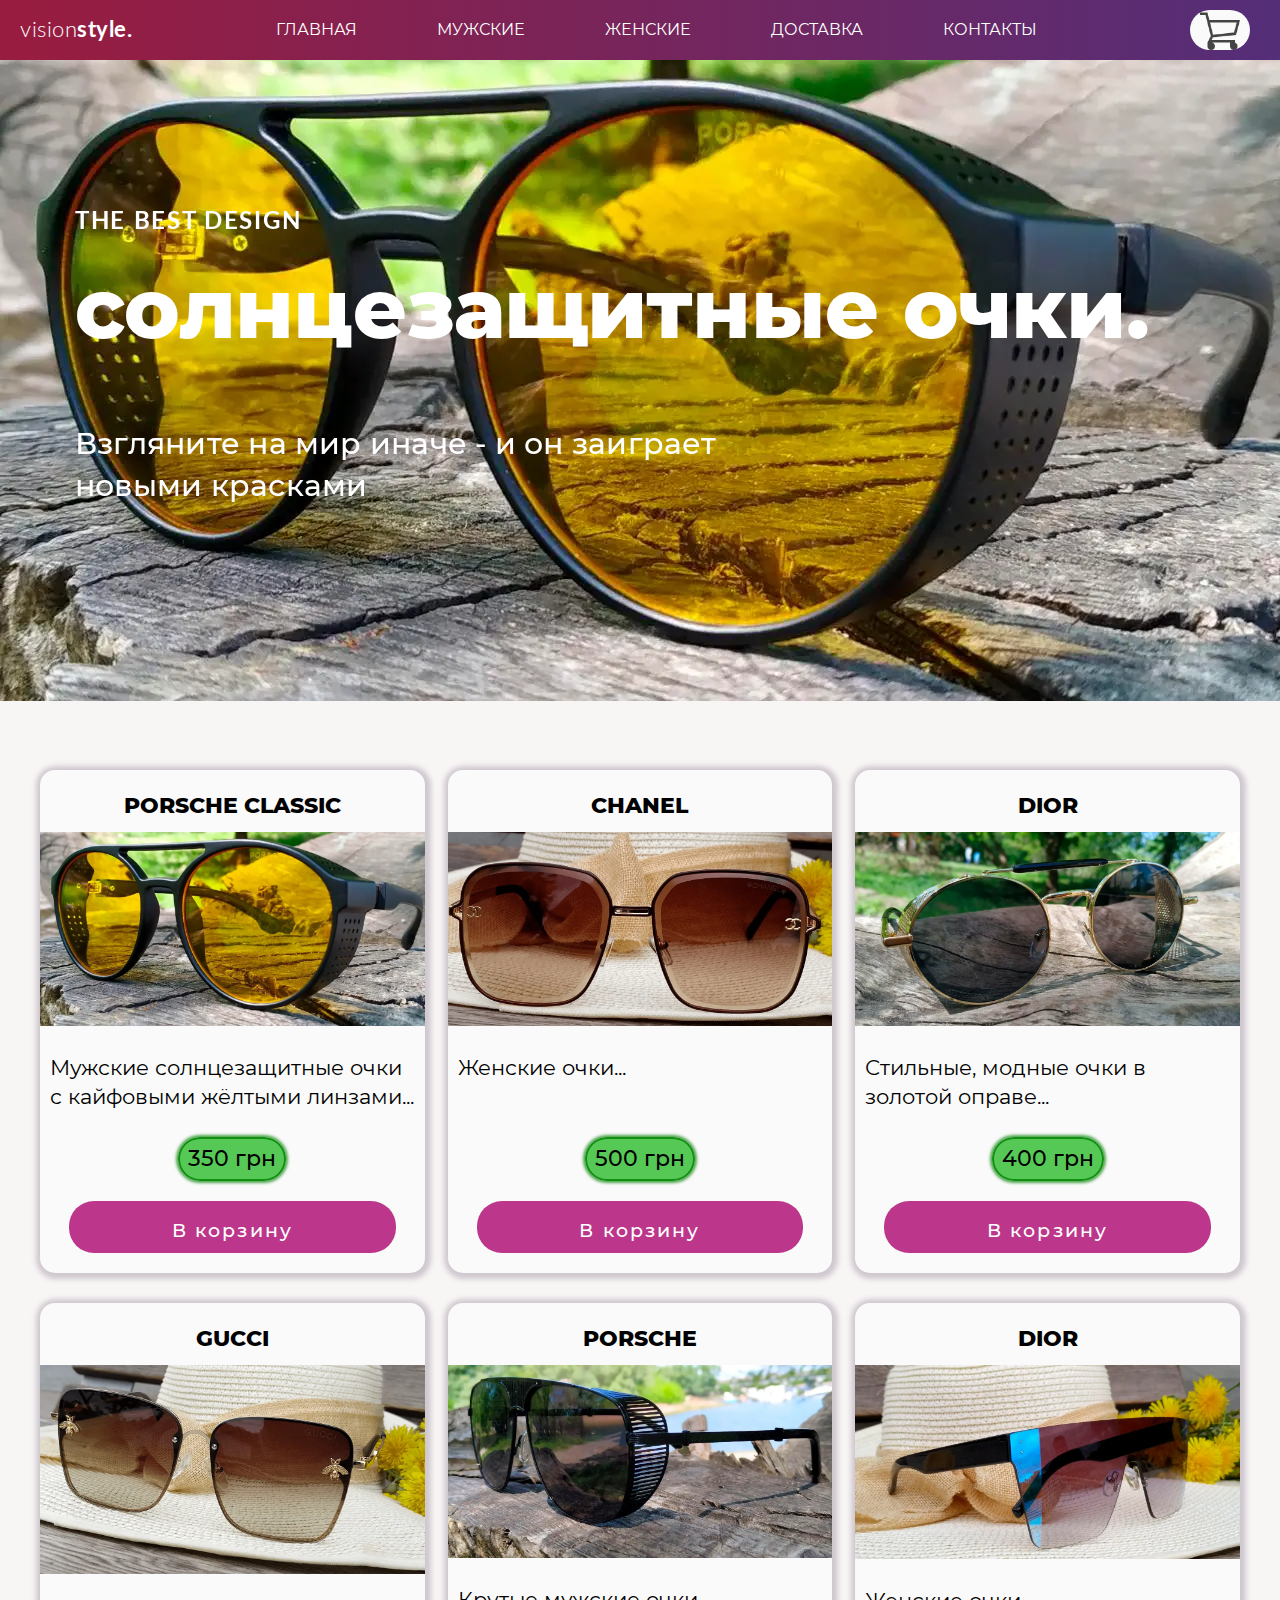
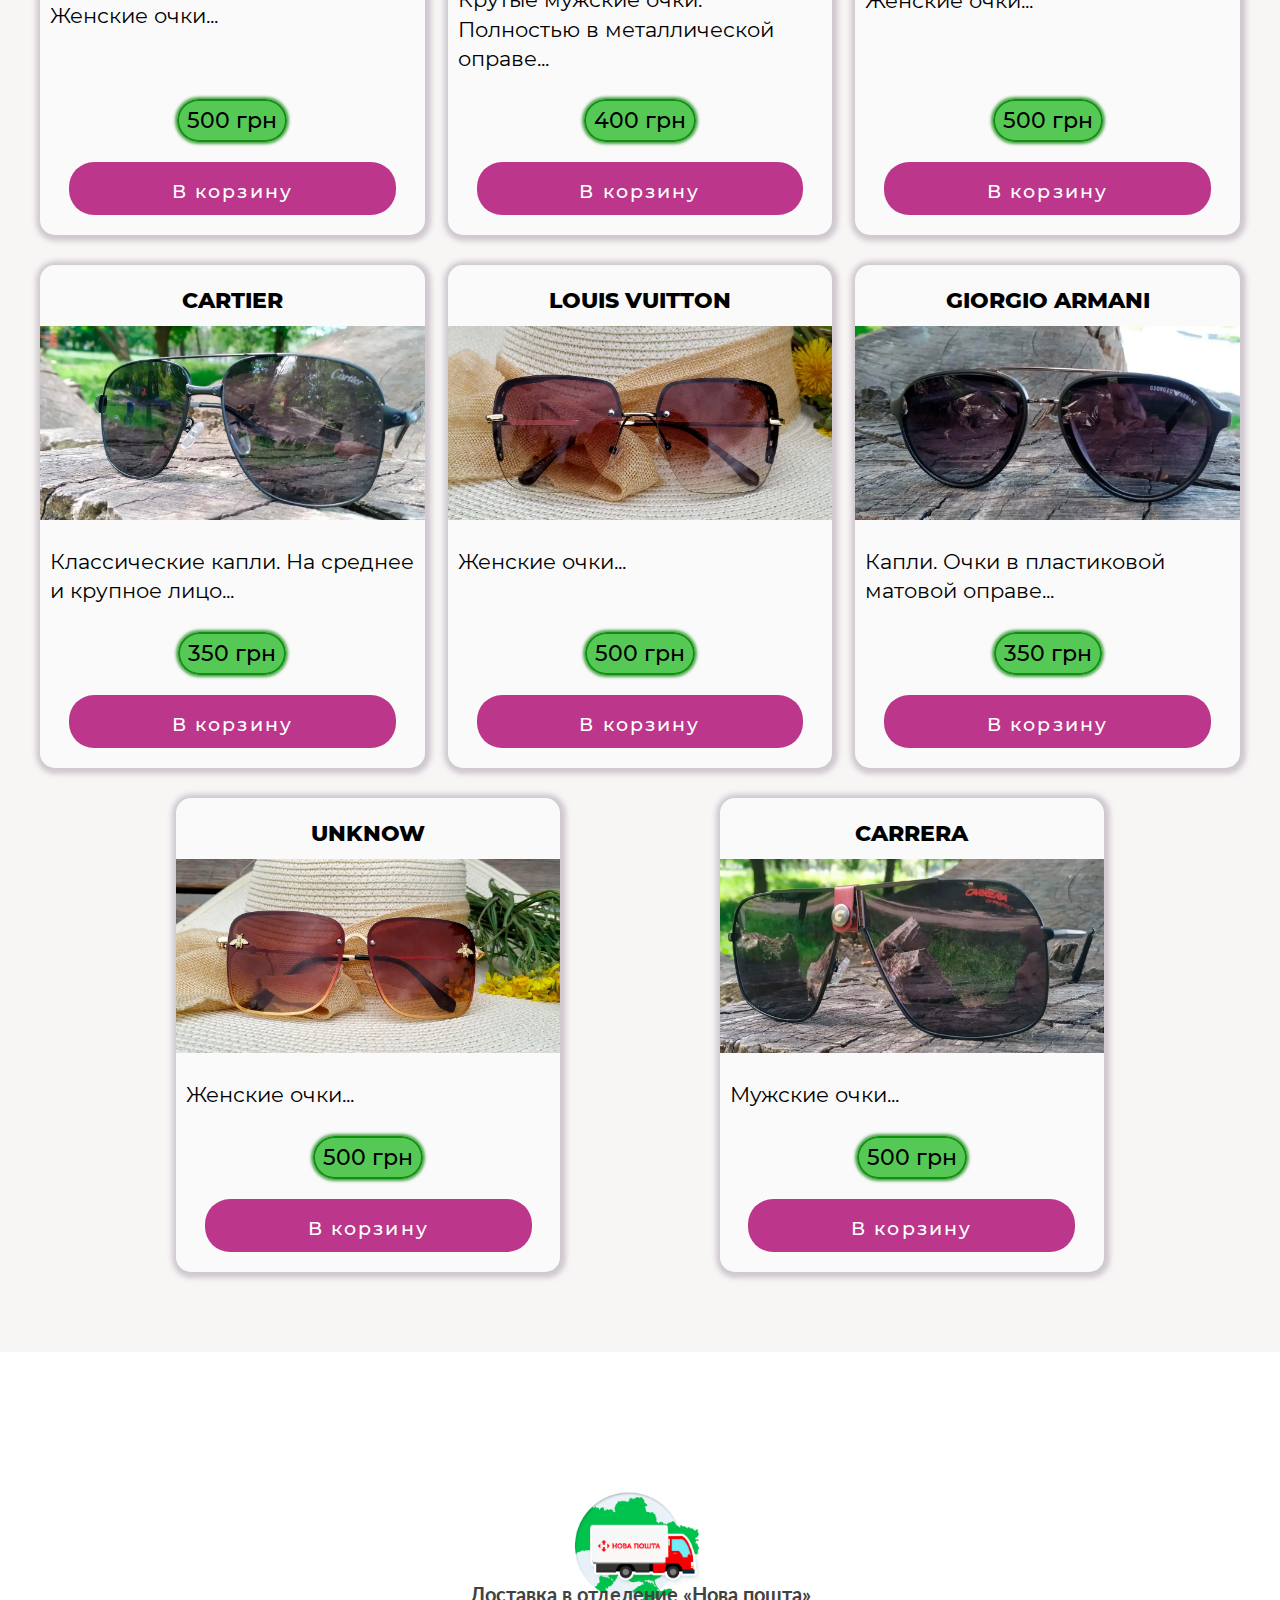
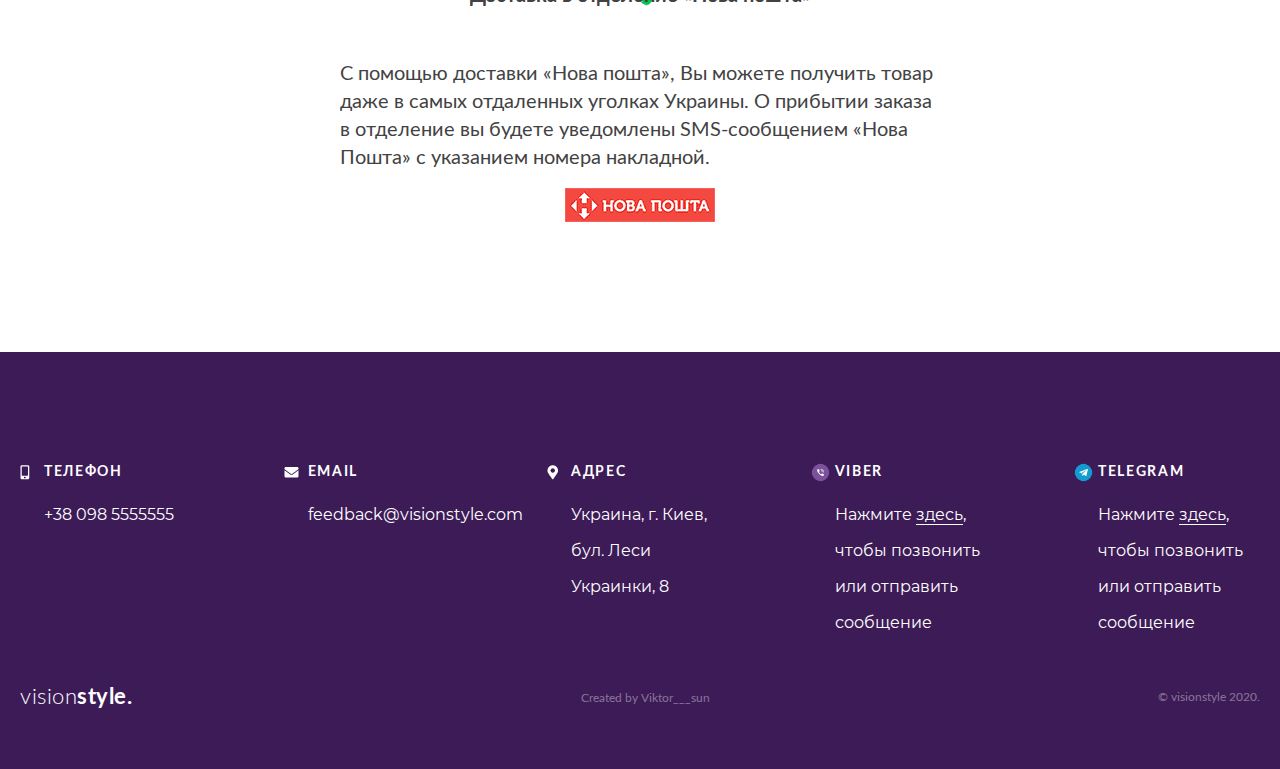
<file: index.html>
<!DOCTYPE html><html lang="ru"><head><meta charset="UTF-8"><meta name="viewport" content="width=device-width,initial-scale=1"><link rel="apple-touch-icon" sizes="57x57" href="favicon/apple-icon-57x57.png"><link rel="apple-touch-icon" sizes="60x60" href="favicon/apple-icon-60x60.png"><link rel="apple-touch-icon" sizes="72x72" href="favicon/apple-icon-72x72.png"><link rel="apple-touch-icon" sizes="76x76" href="favicon/apple-icon-76x76.png"><link rel="apple-touch-icon" sizes="114x114" href="favicon/apple-icon-114x114.png"><link rel="apple-touch-icon" sizes="120x120" href="favicon/apple-icon-120x120.png"><link rel="apple-touch-icon" sizes="144x144" href="favicon/apple-icon-144x144.png"><link rel="apple-touch-icon" sizes="152x152" href="favicon/apple-icon-152x152.png"><link rel="apple-touch-icon" sizes="180x180" href="favicon/apple-icon-180x180.png"><link rel="icon" type="image/png" sizes="192x192" href="favicon/android-icon-192x192.png"><link rel="icon" type="image/png" sizes="32x32" href="favicon/favicon-32x32.png"><link rel="icon" type="image/png" sizes="96x96" href="favicon/favicon-96x96.png"><link rel="icon" type="image/png" sizes="16x16" href="favicon/favicon-16x16.png"><link rel="manifest" href="favicon/manifest.json"><meta name="msapplication-TileColor" content="#ffffff"><meta name="msapplication-TileImage" content="favicon/ms-icon-144x144.png"><meta name="theme-color" content="#ffffff"><title>Vision Style</title><link rel="preload" href="fonts/Montserrat-ExtraBold.woff" as="font" crossorigin><link rel="preload" href="fonts/Montserrat-Medium.woff" as="font" crossorigin><link rel="preload" href="fonts/Montserrat-Regular.woff" as="font" crossorigin><link rel="preload" href="fonts/Lato-Bold.woff" as="font" crossorigin><link rel="preload" href="fonts/Lato-Light.woff" as="font" crossorigin><link rel="preload" href="fonts/Lato-Regular.woff" as="font" crossorigin><link rel="stylesheet" href="libs/owlcarusel2/assets/owl.carousel.min.css"><link rel="stylesheet" href="libs/owlcarusel2/assets/owl.theme.default.min.css"><link rel="stylesheet" href="css/style.min.css"><link rel="stylesheet" href="libs/animate.min.css"><script src="js/jquery-3.5.1.min.js" defer="defer"></script><script src="libs/owlcarusel2/owl.carousel.min.js" defer="defer"></script><script src="js/main.min.js" defer="defer"></script></head><body><header class="header" id="index.html#"><div class="container header__container"><div class="header__left"><a href="index.html" class="header__logo logo js-logo"><span class="logo__stylish">vision</span>style.</a></div><nav class="menu-nav js-menu-nav"><button class="menu-nav__burger burger js-burger" type="button"><span class="burger__line"></span></button><ul class="menu-nav__list"><li class="menu-nav__item"><a href="index.html" class="menu-nav__link">Главная</a></li><li class="menu-nav__item"><a href="men.html#catalog" class="menu-nav__link">Мужские</a></li><li class="menu-nav__item"><a href="women.html#catalog" class="menu-nav__link">Женские</a></li><li class="menu-nav__item"><a href="#delivery" class="menu-nav__link">Доставка</a></li><li class="menu-nav__item"><a href="#contacts" class="menu-nav__link">Контакты</a></li></ul><div class="modal"></div></nav><a href="cart.html" class="basket"><div class="mini-cart"></div></a></div></header><main class="main"><section class="first"><ul class="owl-carousel owl-theme first"><li class="first__item"><picture><source srcset="img/porshe-yellow.webp" type="image/webp"><img class="first__image" src="img/porshe-yellow.png" alt="Очки жёлтые"></picture></li><li class="first__item"><picture><source srcset="img/gucci.webp" type="image/webp"><img class="first__image" src="img/gucci.png" alt="black-reshotka"></picture></li><li class="first__item"><picture><source srcset="img/black-reshotka.webp" type="image/webp"><img class="first__image" src="img/black-reshotka.png" alt="black-reshotka"></picture></li><li class="first__item"><picture><source srcset="img/chanel.webp" type="image/webp"><img class="first__image" src="img/chanel.png" alt="black-reshotka"></picture></li><li class="first__item"><picture><source srcset="img/dior.webp" type="image/webp"><img class="first__image" src="img/dior.png" alt="black-reshotka"></picture></li><li class="first__item"><picture><source srcset="img/louis-vuitton.webp" type="image/webp"><img class="first__image" src="img/louis-vuitton.png" alt="black-reshotka"></picture></li><li class="first__item"><picture><source srcset="img/armani2.webp" type="image/webp"><img class="first__image" src="img/armani2.png" alt="black-reshotka"></picture></li><li class="first__item"><picture><source srcset="img/diorwoman.webp" type="image/webp"><img class="first__image" src="img/diorwoman.png" alt="black-reshotka"></picture></li><li class="first__item"><picture><source srcset="img/carter.webp" type="image/webp"><img class="first__image" src="img/carter.png" alt="black-reshotka"></picture></li><li class="first__item"><picture><source srcset="img/unknow.webp" type="image/webp"><img class="first__image" src="img/unknow.png" alt="black-reshotka"></picture></li></ul><div class="first__container"><span class="first__subtitle animate__animated animate__fadeInUp">the best design</span><h1 class="first__heading animate__animated animate__fadeInUp">Солнцезащитные очки.</h1><p class="first__descr animate__animated animate__fadeInUp">Взгляните на мир иначе - и он заиграет новыми красками</p></div></section><section class="catalog" id="catalog"><h2 class="visually-hidden">Каталог</h2><ul class="goods-out catalog__container container animate__animated animate__slideInLeft"></ul></section><section class="delivery" id="delivery"><div class="container delivery__container"><h2 class="visually-hidden">Доставка</h2><p class="delivery__descr">Доставка в отделение «Нова пошта»</p><p class="delivery__descr">С помощью доставки «Нова пошта», Вы можете получить товар даже в самых отдаленных уголках Украины. О прибытии заказа в отделение вы будете уведомлены SMS-сообщением «Нова Пошта» с указанием номера накладной.</p></div></section></main><footer class="footer"><section class="contacts" id="contacts"><h2 class="visually-hidden">Контакты</h2><address class="container contacts__container"><ul class="contacts__list"><li class="contacts__item"><p class="contacts__heading contacts__heading_phone">Телефон</p><a href="tel:+380985555555" class="contacts__value">+38 098 5555555</a></li><li class="contacts__item"><p class="contacts__heading contacts__heading_email">Email</p><a href="mailto:feedback@visionstyle.com" class="contacts__value">feedback@visionstyle.com</a></li><li class="contacts__item"><p class="contacts__heading contacts__heading_address">Адрес</p><span class="contacts__value">Украина, г. Киев,<br>бул. Леси Украинки, 8</span></li><li class="contacts__item"><p class="contacts__heading contacts__heading_viber">Viber</p><span class="contacts__value">Нажмите <a class="contacts__viber-link" href="viber://chat?number=+380985555555" target="_blank">здесь</a>,<br>чтобы позвонить или отправить сообщение</span></li><li class="contacts__item"><p class="contacts__heading contacts__heading_telegram">Telegram</p><span class="contacts__value">Нажмите <a class="contacts__telegram-link" href="tg://resolve?domain=freelancer_lifestyle" target="_blank">здесь</a>,<br>чтобы позвонить или отправить сообщение</span></li></ul></address></section><div class="container footer__container"><a href="index.html" class="header__logo logo js-logo"><span class="logo__stylish">vision</span>style. </a><a href="https://www.instagram.com/viktor___sun" target="_blank"><small class="footer__designed">Created by Viktor___sun</small></a> <small class="footer__copyright">© visionstyle 2020.</small></div></footer></body></html>
</file>
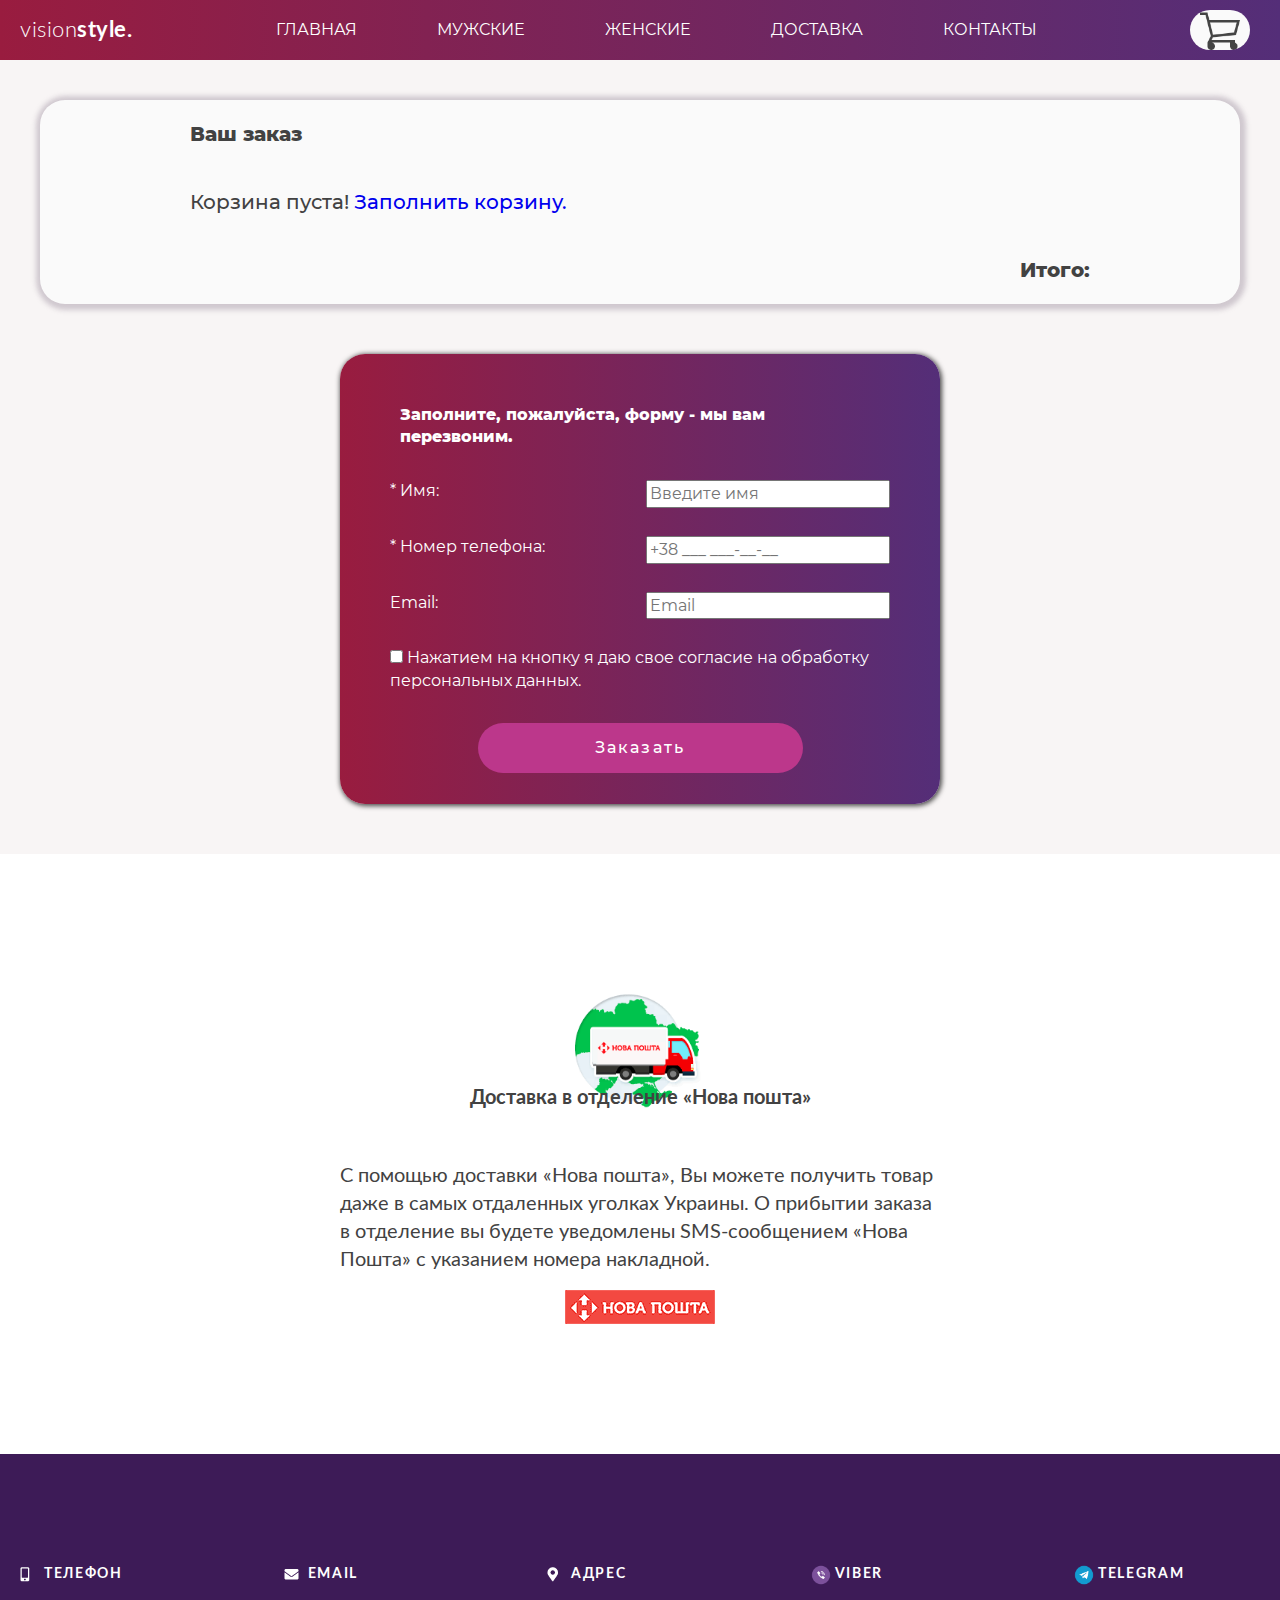
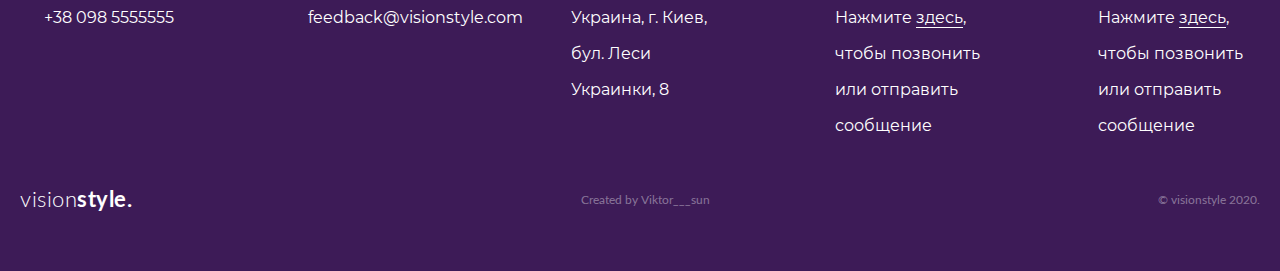
<file: cart.html>
<!DOCTYPE html><html lang="ru"><head><meta charset="UTF-8"><meta name="viewport" content="width=device-width,initial-scale=1"><title>Vision Style Корзина</title><link rel="preload" href="fonts/Lato-Bold.woff" as="font" crossorigin><link rel="preload" href="fonts/Lato-Light.woff" as="font" crossorigin><link rel="preload" href="fonts/Lato-Regular.woff" as="font" crossorigin><link rel="preload" href="fonts/Montserrat-ExtraBold.woff" as="font" crossorigin><link rel="preload" href="fonts/Montserrat-Medium.woff" as="font" crossorigin><link rel="preload" href="fonts/Montserrat-Regular.woff" as="font" crossorigin><link rel="stylesheet" href="css/style.min.css"><link rel="stylesheet" href="libs/animate.min.css"><script src="js/jquery-3.5.1.min.js" defer="defer"></script><script src="js/jquery.inputmask.min.js" defer="defer"></script><script src="js/cart.min.js" defer="defer"></script></head><body><header class="header" id="index.html#"><div class="container header__container"><div class="header__left"><a href="index.html" class="header__logo logo js-logo"><span class="logo__stylish">vision</span>style.</a></div><nav class="menu-nav js-menu-nav"><button class="menu-nav__burger burger js-burger" type="button"><span class="burger__line"></span></button><ul class="menu-nav__list"><li class="menu-nav__item"><a href="index.html" class="menu-nav__link">Главная</a></li><li class="menu-nav__item"><a href="men.html#catalog" class="menu-nav__link">Мужские</a></li><li class="menu-nav__item"><a href="women.html#catalog" class="menu-nav__link">Женские</a></li><li class="menu-nav__item"><a href="#delivery" class="menu-nav__link">Доставка</a></li><li class="menu-nav__item"><a href="#contacts" class="menu-nav__link">Контакты</a></li></ul><div class="modal"></div></nav><a href="cart.html" class="basket"><div class="mini-cart"></div></a></div></header><main class="cart-main"><div class="cart-main__container container animate__animated animate__slideInLeft"><p class="cart-main__descr">Ваш заказ</p><div class="main-cart"></div><p class="cart-main__all-sum">Итого: <span class="all"></span></p></div><div class="form"><form class="email-field form__container"><p class="form__descr">Заполните, пожалуйста, форму - мы вам перезвоним.</p><!-- <input type="hidden" name="project_name">                <input type="hidden" name="admin_email">                <input type="hidden" name="form_subject"> --> <label class="form__label"><span class="form__span">* Имя:</span> <input class="form__input ename" type="text" name="Имя" placeholder="Введите имя"></label> <label class="form__label"><span class="form__span">* Номер телефона:</span> <input class="form__input ephone" type="tel" name="Телефон" placeholder="+38 ___ ___-__-__"></label> <label class="form__label"><span class="form__span">Email:</span> <input class="form__input email" type="email" name="Email" placeholder="Email"></label> <label class="form__label_check"><input class="form__input_check" type="checkbox"> <span class="form__span_check">Нажатием на кнопку я даю свое согласие на обработку персональных данных.</span></label> <button class="form__btn send-email neon-btn" type="button">Заказать <span class="neon-btn__decorate neon-btn__decorate--one" aria-hidden="true"></span> <span class="neon-btn__decorate neon-btn__decorate--two" aria-hidden="true"></span> <span class="neon-btn__decorate neon-btn__decorate--three" aria-hidden="true"></span> <span class="neon-btn__decorate neon-btn__decorate--four" aria-hidden="true"></span></button></form></div><section class="delivery" id="delivery"><div class="container delivery__container"><h2 class="visually-hidden">Доставка</h2><p class="delivery__descr">Доставка в отделение «Нова пошта»</p><p class="delivery__descr">С помощью доставки «Нова пошта», Вы можете получить товар даже в самых отдаленных уголках Украины. О прибытии заказа в отделение вы будете уведомлены SMS-сообщением «Нова Пошта» с указанием номера накладной.</p></div></section></main><footer class="footer"><section class="contacts" id="contacts"><h2 class="visually-hidden">Контакты</h2><address class="container contacts__container"><ul class="contacts__list"><li class="contacts__item"><p class="contacts__heading contacts__heading_phone">Телефон</p><a href="tel:+380985555555" class="contacts__value">+38 098 5555555</a></li><li class="contacts__item"><p class="contacts__heading contacts__heading_email">Email</p><a href="mailto:feedback@visionstyle.com" class="contacts__value">feedback@visionstyle.com</a></li><li class="contacts__item"><p class="contacts__heading contacts__heading_address">Адрес</p><span class="contacts__value">Украина, г. Киев,<br>бул. Леси Украинки, 8</span></li><li class="contacts__item"><p class="contacts__heading contacts__heading_viber">Viber</p><span class="contacts__value">Нажмите <a class="contacts__viber-link" href="viber://chat?number=+380985555555" target="_blank">здесь</a>,<br>чтобы позвонить или отправить сообщение</span></li><li class="contacts__item"><p class="contacts__heading contacts__heading_telegram">Telegram</p><span class="contacts__value">Нажмите <a class="contacts__telegram-link" href="tg://resolve?domain=freelancer_lifestyle" target="_blank">здесь</a>,<br>чтобы позвонить или отправить сообщение</span></li></ul></address></section><div class="container footer__container"><a href="index.html" class="header__logo logo js-logo"><span class="logo__stylish">vision</span>style. </a><a href="https://www.instagram.com/viktor___sun" target="_blank"><small class="footer__designed">Created by Viktor___sun</small></a> <small class="footer__copyright">© visionstyle 2020.</small></div></footer></body></html>
</file>
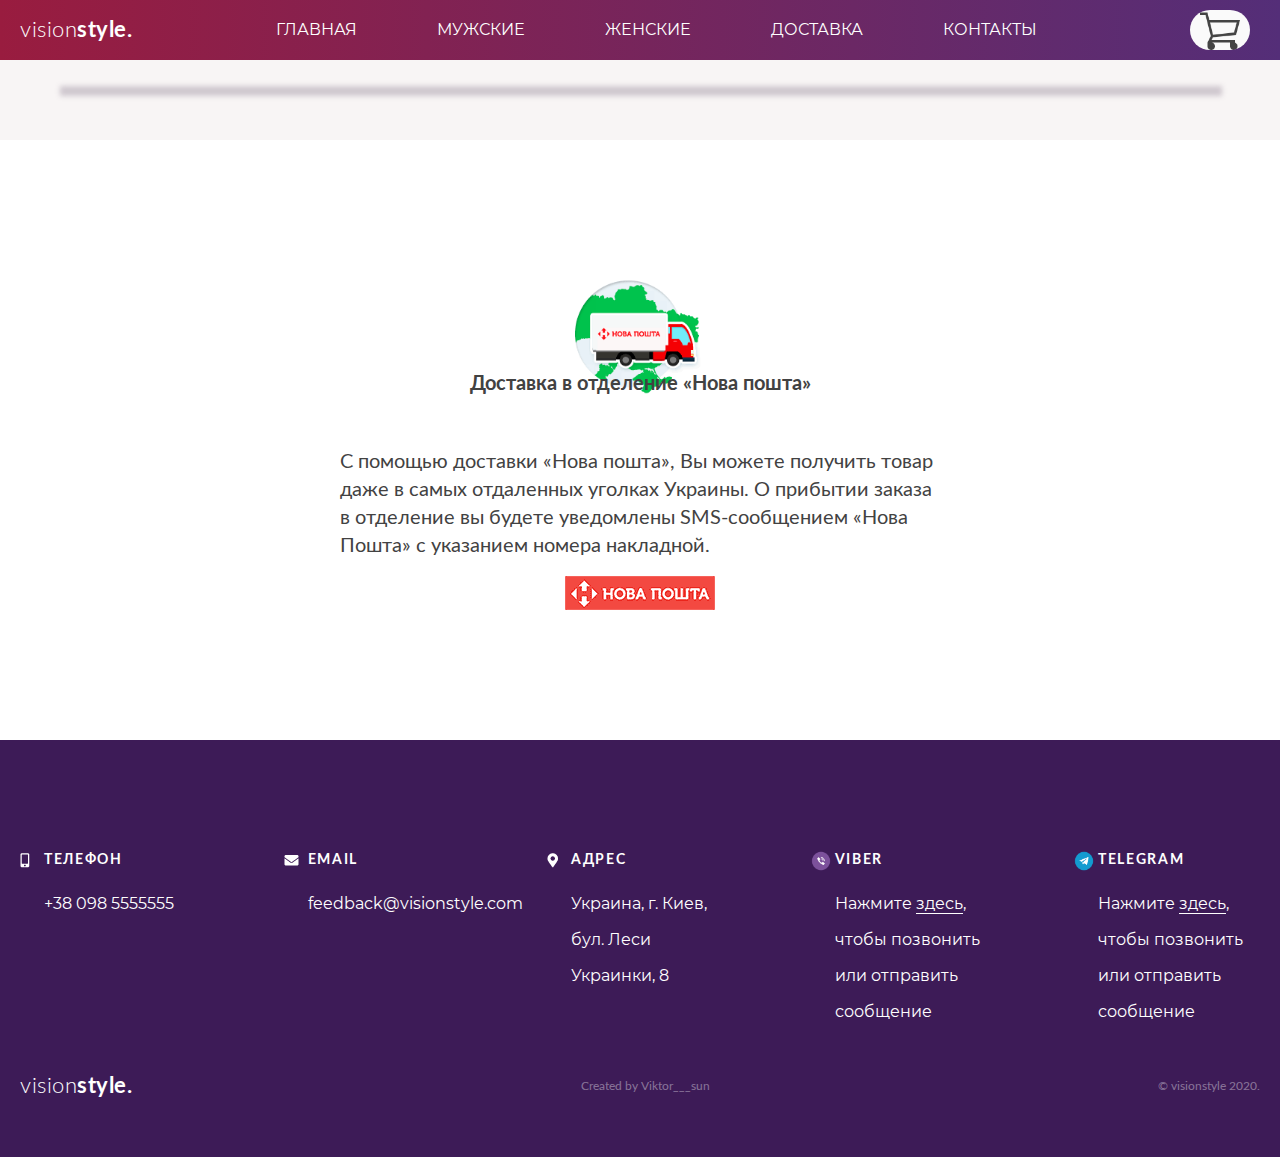
<file: goods.html>
<!DOCTYPE html><html lang="ru"><head><meta charset="UTF-8"><meta name="viewport" content="width=device-width,initial-scale=1"><link rel="shortcut icon" href="/favicon.ico" type="image/x-icon"><link rel="icon" href="/favicon.ico" type="image/x-icon"><title>Vision Style</title><link rel="preload" href="fonts/Montserrat-ExtraBold.woff" as="font" crossorigin><link rel="preload" href="fonts/Montserrat-Medium.woff" as="font" crossorigin><link rel="preload" href="fonts/Montserrat-Regular.woff" as="font" crossorigin><link rel="preload" href="fonts/Lato-Bold.woff" as="font" crossorigin><link rel="preload" href="fonts/Lato-Light.woff" as="font" crossorigin><link rel="preload" href="fonts/Lato-Regular.woff" as="font" crossorigin><link rel="stylesheet" href="libs/magnific-popup.css"><link rel="stylesheet" href="css/style.min.css"><link rel="stylesheet" href="libs/animate.min.css"><script src="js/jquery-3.5.1.min.js" defer="defer"></script><script src="js/jquery.magnific-popup.min.js" defer="defer"></script><script src="js/goods.min.js" defer="defer"></script></head><body><header class="header" id="index.html#"><div class="container header__container"><div class="header__left"><a href="index.html" class="header__logo logo js-logo"><span class="logo__stylish">vision</span>style.</a></div><nav class="menu-nav js-menu-nav"><button class="menu-nav__burger burger js-burger" type="button"><span class="burger__line"></span></button><ul class="menu-nav__list"><li class="menu-nav__item"><a href="index.html" class="menu-nav__link">Главная</a></li><li class="menu-nav__item"><a href="men.html#catalog" class="menu-nav__link">Мужские</a></li><li class="menu-nav__item"><a href="women.html#catalog" class="menu-nav__link">Женские</a></li><li class="menu-nav__item"><a href="#delivery" class="menu-nav__link">Доставка</a></li><li class="menu-nav__item"><a href="#contacts" class="menu-nav__link">Контакты</a></li></ul><div class="modal"></div></nav><a href="cart.html" class="basket"><div class="mini-cart"></div></a></div></header><main class="main"><section class="single-goods animate__animated animate__slideInLeft"><h2 class="visually-hidden">Каталог</h2><div class="popup-gallery images-popup"></div><div class="goods-out single-goods__container container"></div></section><section class="delivery" id="delivery"><div class="container delivery__container"><h2 class="visually-hidden">Доставка</h2><p class="delivery__descr">Доставка в отделение «Нова пошта»</p><p class="delivery__descr">С помощью доставки «Нова пошта», Вы можете получить товар даже в самых отдаленных уголках Украины. О прибытии заказа в отделение вы будете уведомлены SMS-сообщением «Нова Пошта» с указанием номера накладной.</p></div></section></main><footer class="footer"><section class="contacts" id="contacts"><h2 class="visually-hidden">Контакты</h2><address class="container contacts__container"><ul class="contacts__list"><li class="contacts__item"><p class="contacts__heading contacts__heading_phone">Телефон</p><a href="tel:+380985555555" class="contacts__value">+38 098 5555555</a></li><li class="contacts__item"><p class="contacts__heading contacts__heading_email">Email</p><a href="mailto:feedback@visionstyle.com" class="contacts__value">feedback@visionstyle.com</a></li><li class="contacts__item"><p class="contacts__heading contacts__heading_address">Адрес</p><span class="contacts__value">Украина, г. Киев,<br>бул. Леси Украинки, 8</span></li><li class="contacts__item"><p class="contacts__heading contacts__heading_viber">Viber</p><span class="contacts__value">Нажмите <a class="contacts__viber-link" href="viber://chat?number=+380985555555" target="_blank">здесь</a>,<br>чтобы позвонить или отправить сообщение</span></li><li class="contacts__item"><p class="contacts__heading contacts__heading_telegram">Telegram</p><span class="contacts__value">Нажмите <a class="contacts__telegram-link" href="tg://resolve?domain=freelancer_lifestyle" target="_blank">здесь</a>,<br>чтобы позвонить или отправить сообщение</span></li></ul></address></section><div class="container footer__container"><a href="index.html" class="header__logo logo js-logo"><span class="logo__stylish">vision</span>style. </a><a href="https://www.instagram.com/viktor___sun" target="_blank"><small class="footer__designed">Created by Viktor___sun</small></a> <small class="footer__copyright">© visionstyle 2020.</small></div></footer></body></html>
</file>
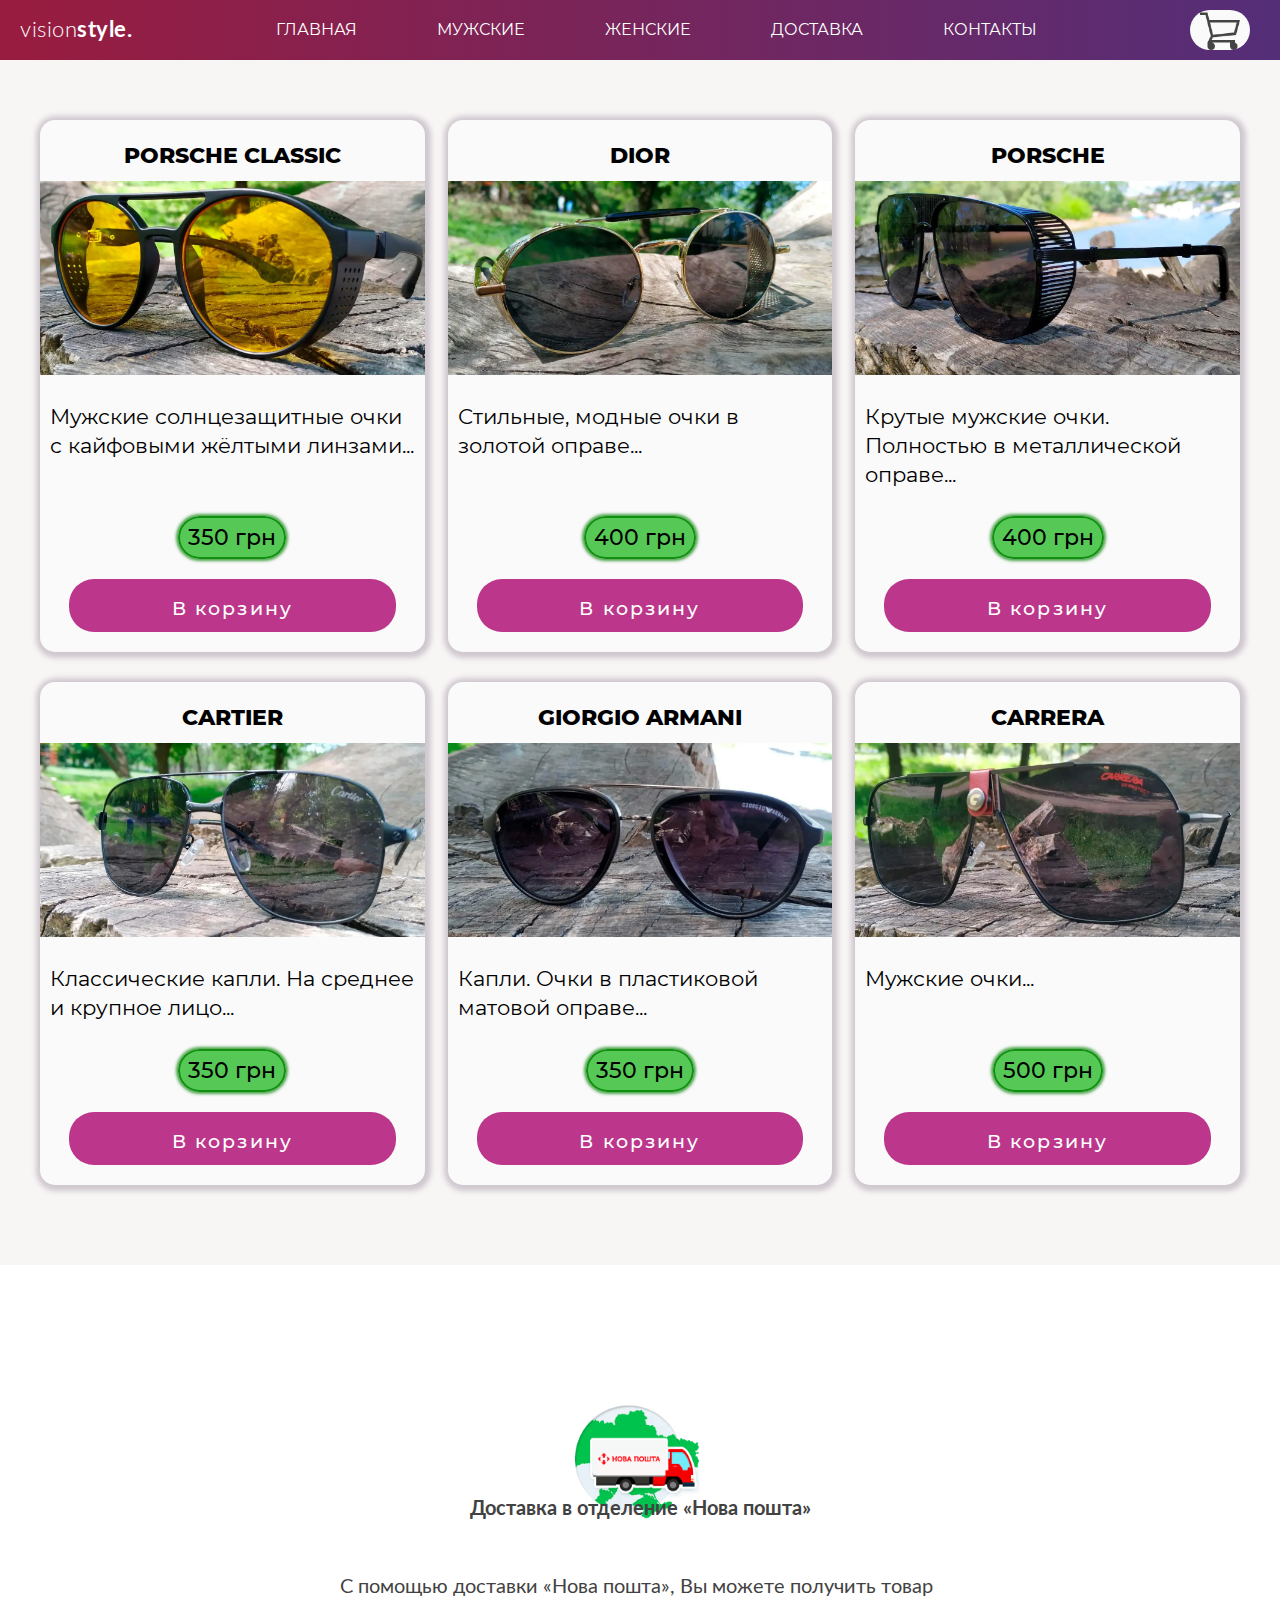
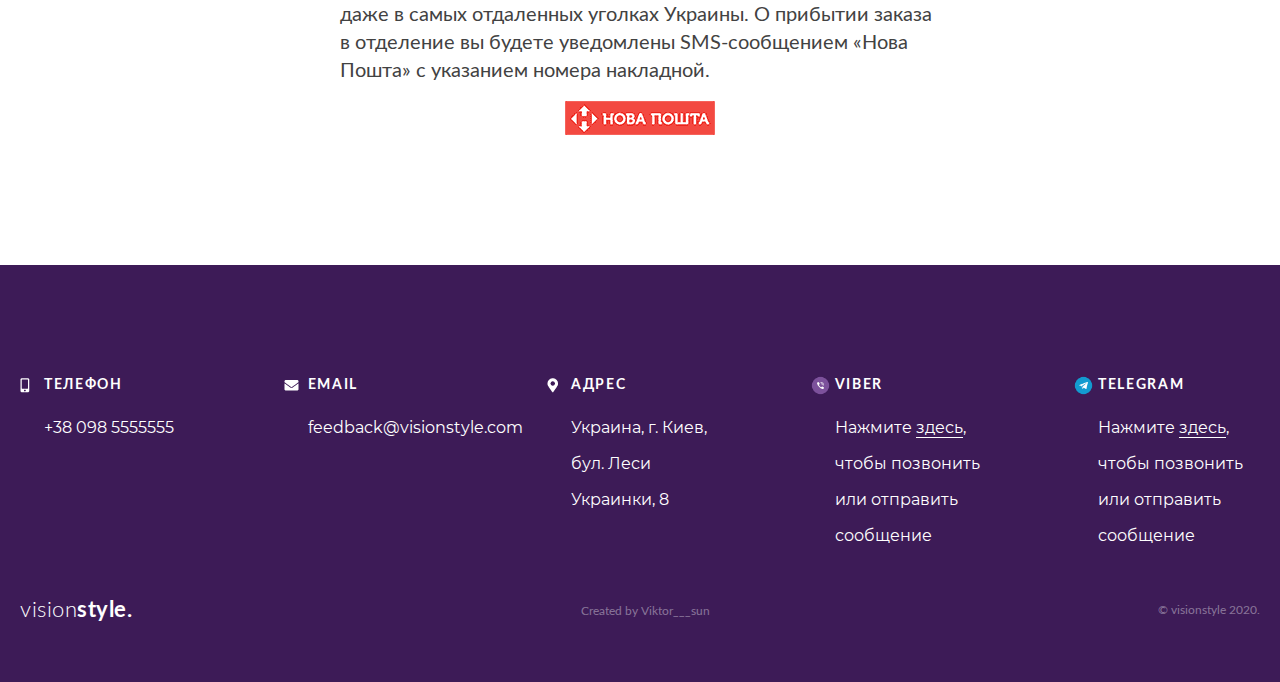
<file: men.html>
<!DOCTYPE html><html lang="ru"><head><meta charset="UTF-8"><meta name="viewport" content="width=device-width,initial-scale=1"><link rel="shortcut icon" href="/favicon.ico" type="image/x-icon"><link rel="icon" href="/favicon.ico" type="image/x-icon"><title>Vision Style Мужские</title><link rel="preload" href="fonts/Montserrat-ExtraBold.woff" as="font" crossorigin><link rel="preload" href="fonts/Montserrat-Medium.woff" as="font" crossorigin><link rel="preload" href="fonts/Montserrat-Regular.woff" as="font" crossorigin><link rel="preload" href="fonts/Lato-Bold.woff" as="font" crossorigin><link rel="preload" href="fonts/Lato-Light.woff" as="font" crossorigin><link rel="preload" href="fonts/Lato-Regular.woff" as="font" crossorigin><link rel="stylesheet" href="css/style.min.css"><link rel="stylesheet" href="libs/animate.min.css"><script src="js/jquery-3.5.1.min.js" defer="defer"></script><script src="js/men.min.js" defer="defer"></script></head><body><header class="header" id="index.html#"><div class="container header__container"><div class="header__left"><a href="index.html" class="header__logo logo js-logo"><span class="logo__stylish">vision</span>style.</a></div><nav class="menu-nav js-menu-nav"><button class="menu-nav__burger burger js-burger" type="button"><span class="burger__line"></span></button><ul class="menu-nav__list"><li class="menu-nav__item"><a href="index.html" class="menu-nav__link">Главная</a></li><li class="menu-nav__item"><a href="men.html#catalog" class="menu-nav__link">Мужские</a></li><li class="menu-nav__item"><a href="women.html#catalog" class="menu-nav__link">Женские</a></li><li class="menu-nav__item"><a href="#delivery" class="menu-nav__link">Доставка</a></li><li class="menu-nav__item"><a href="#contacts" class="menu-nav__link">Контакты</a></li></ul><div class="modal"></div></nav><a href="cart.html" class="basket"><div class="mini-cart"></div></a></div></header><main class="main-male"><section class="catalog" id="catalog"><h2 class="visually-hidden">Каталог</h2><ul class="goods-out catalog__container container animate__animated animate__slideInLeft"></ul></section><section class="delivery" id="delivery"><div class="container delivery__container"><h2 class="visually-hidden">Доставка</h2><p class="delivery__descr">Доставка в отделение «Нова пошта»</p><p class="delivery__descr">С помощью доставки «Нова пошта», Вы можете получить товар даже в самых отдаленных уголках Украины. О прибытии заказа в отделение вы будете уведомлены SMS-сообщением «Нова Пошта» с указанием номера накладной.</p></div></section></main><footer class="footer"><section class="contacts" id="contacts"><h2 class="visually-hidden">Контакты</h2><address class="container contacts__container"><ul class="contacts__list"><li class="contacts__item"><p class="contacts__heading contacts__heading_phone">Телефон</p><a href="tel:+380985555555" class="contacts__value">+38 098 5555555</a></li><li class="contacts__item"><p class="contacts__heading contacts__heading_email">Email</p><a href="mailto:feedback@visionstyle.com" class="contacts__value">feedback@visionstyle.com</a></li><li class="contacts__item"><p class="contacts__heading contacts__heading_address">Адрес</p><span class="contacts__value">Украина, г. Киев,<br>бул. Леси Украинки, 8</span></li><li class="contacts__item"><p class="contacts__heading contacts__heading_viber">Viber</p><span class="contacts__value">Нажмите <a class="contacts__viber-link" href="viber://chat?number=+380985555555" target="_blank">здесь</a>,<br>чтобы позвонить или отправить сообщение</span></li><li class="contacts__item"><p class="contacts__heading contacts__heading_telegram">Telegram</p><span class="contacts__value">Нажмите <a class="contacts__telegram-link" href="tg://resolve?domain=freelancer_lifestyle" target="_blank">здесь</a>,<br>чтобы позвонить или отправить сообщение</span></li></ul></address></section><div class="container footer__container"><a href="index.html" class="header__logo logo js-logo"><span class="logo__stylish">vision</span>style. </a><a href="https://www.instagram.com/viktor___sun" target="_blank"><small class="footer__designed">Created by Viktor___sun</small></a> <small class="footer__copyright">© visionstyle 2020.</small></div></footer></body></html>
</file>
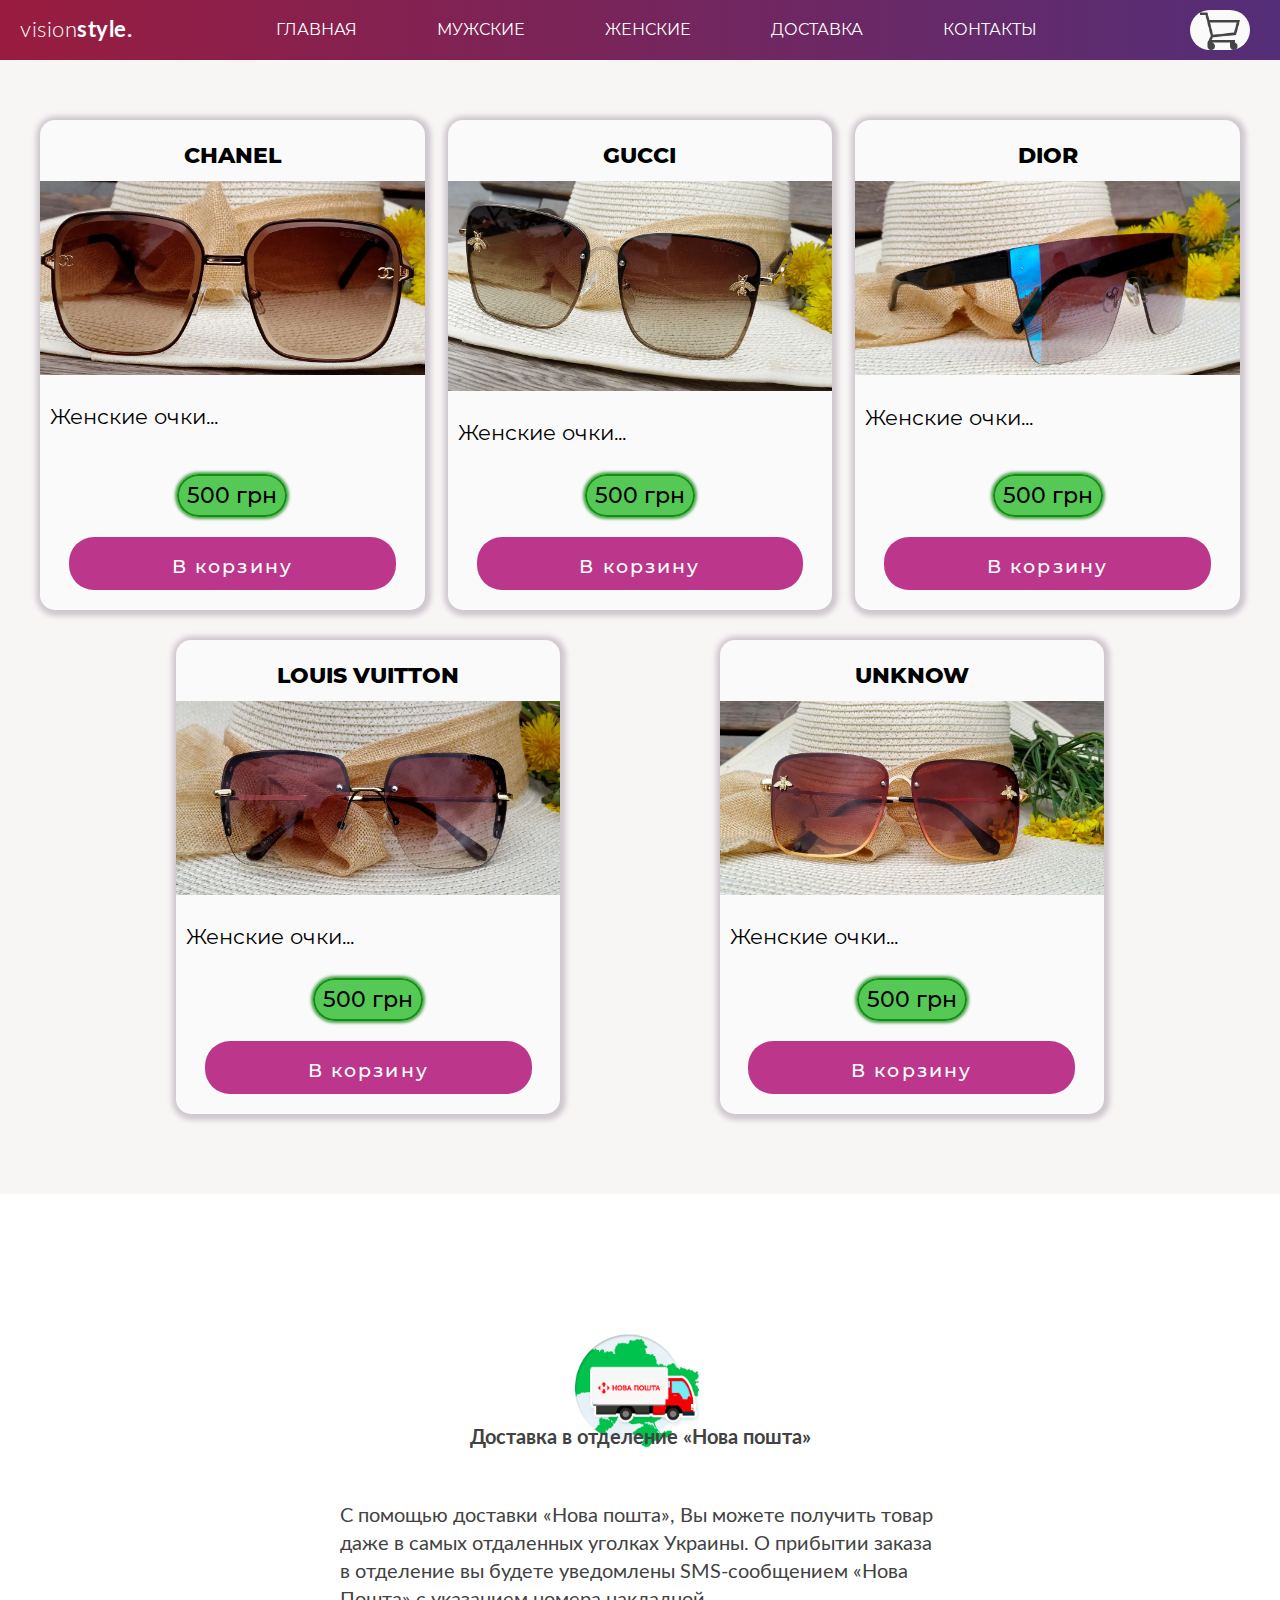
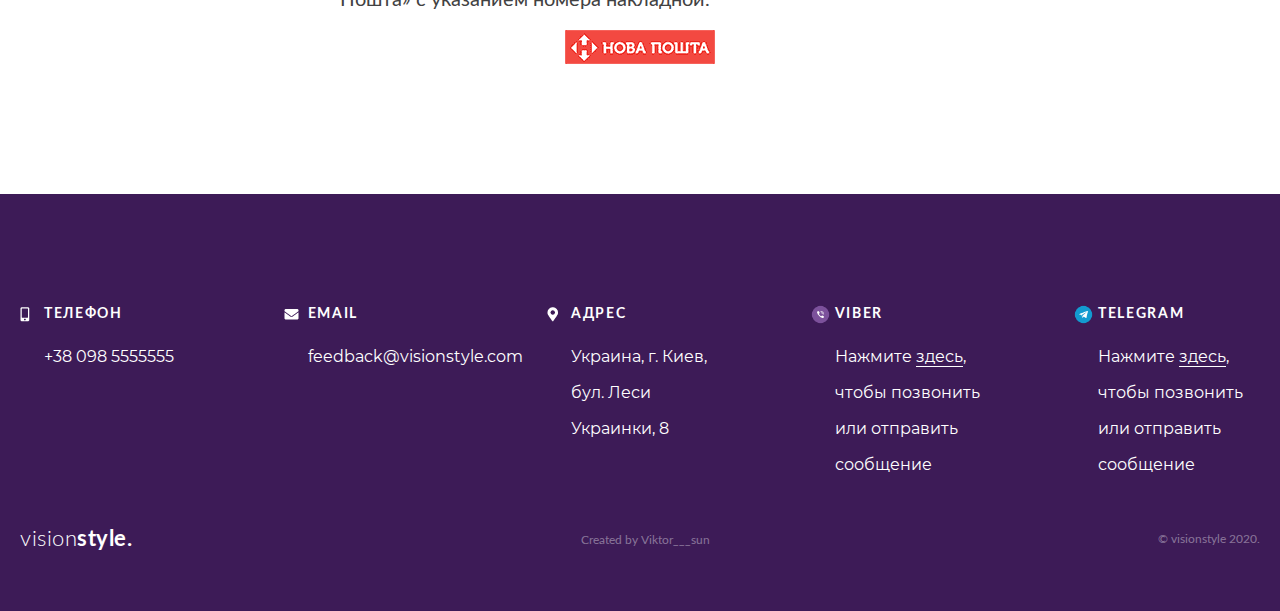
<file: women.html>
<!DOCTYPE html><html lang="ru"><head><meta charset="UTF-8"><meta name="viewport" content="width=device-width,initial-scale=1"><link rel="shortcut icon" href="/favicon.ico" type="image/x-icon"><link rel="icon" href="/favicon.ico" type="image/x-icon"><title>Vision Style Женские</title><link rel="preload" href="fonts/Montserrat-ExtraBold.woff" as="font" crossorigin><link rel="preload" href="fonts/Montserrat-Medium.woff" as="font" crossorigin><link rel="preload" href="fonts/Montserrat-Regular.woff" as="font" crossorigin><link rel="preload" href="fonts/Lato-Bold.woff" as="font" crossorigin><link rel="preload" href="fonts/Lato-Light.woff" as="font" crossorigin><link rel="preload" href="fonts/Lato-Regular.woff" as="font" crossorigin><link rel="stylesheet" href="css/style.min.css"><link rel="stylesheet" href="libs/animate.min.css"><script src="js/jquery-3.5.1.min.js" defer="defer"></script><script src="js/women.min.js" defer="defer"></script></head><body><header class="header" id="index.html#"><div class="container header__container"><div class="header__left"><a href="index.html" class="header__logo logo js-logo"><span class="logo__stylish">vision</span>style.</a></div><nav class="menu-nav js-menu-nav"><button class="menu-nav__burger burger js-burger" type="button"><span class="burger__line"></span></button><ul class="menu-nav__list"><li class="menu-nav__item"><a href="index.html" class="menu-nav__link">Главная</a></li><li class="menu-nav__item"><a href="men.html#catalog" class="menu-nav__link">Мужские</a></li><li class="menu-nav__item"><a href="women.html#catalog" class="menu-nav__link">Женские</a></li><li class="menu-nav__item"><a href="#delivery" class="menu-nav__link">Доставка</a></li><li class="menu-nav__item"><a href="#contacts" class="menu-nav__link">Контакты</a></li></ul><div class="modal"></div></nav><a href="cart.html" class="basket"><div class="mini-cart"></div></a></div></header><main class="main-male"><section class="catalog" id="catalog"><h2 class="visually-hidden">Каталог</h2><ul class="goods-out catalog__container container animate__animated animate__slideInLeft"></ul></section><section class="delivery" id="delivery"><div class="container delivery__container"><h2 class="visually-hidden">Доставка</h2><p class="delivery__descr">Доставка в отделение «Нова пошта»</p><p class="delivery__descr">С помощью доставки «Нова пошта», Вы можете получить товар даже в самых отдаленных уголках Украины. О прибытии заказа в отделение вы будете уведомлены SMS-сообщением «Нова Пошта» с указанием номера накладной.</p></div></section></main><footer class="footer"><section class="contacts" id="contacts"><h2 class="visually-hidden">Контакты</h2><address class="container contacts__container"><ul class="contacts__list"><li class="contacts__item"><p class="contacts__heading contacts__heading_phone">Телефон</p><a href="tel:+380985555555" class="contacts__value">+38 098 5555555</a></li><li class="contacts__item"><p class="contacts__heading contacts__heading_email">Email</p><a href="mailto:feedback@visionstyle.com" class="contacts__value">feedback@visionstyle.com</a></li><li class="contacts__item"><p class="contacts__heading contacts__heading_address">Адрес</p><span class="contacts__value">Украина, г. Киев,<br>бул. Леси Украинки, 8</span></li><li class="contacts__item"><p class="contacts__heading contacts__heading_viber">Viber</p><span class="contacts__value">Нажмите <a class="contacts__viber-link" href="viber://chat?number=+380985555555" target="_blank">здесь</a>,<br>чтобы позвонить или отправить сообщение</span></li><li class="contacts__item"><p class="contacts__heading contacts__heading_telegram">Telegram</p><span class="contacts__value">Нажмите <a class="contacts__telegram-link" href="tg://resolve?domain=freelancer_lifestyle" target="_blank">здесь</a>,<br>чтобы позвонить или отправить сообщение</span></li></ul></address></section><div class="container footer__container"><a href="index.html" class="header__logo logo js-logo"><span class="logo__stylish">vision</span>style. </a><a href="https://www.instagram.com/viktor___sun" target="_blank"><small class="footer__designed">Created by Viktor___sun</small></a> <small class="footer__copyright">© visionstyle 2020.</small></div></footer></body></html>
</file>
<file: css/style.min.css>
@font-face{font-weight:300;font-style:normal;font-family:Lato;font-display:swap;src:local("Lato Light"),url(../fonts/Lato-Light.woff) format("woff")}@font-face{font-weight:400;font-style:normal;font-family:Lato;font-display:swap;src:local("Lato Regular"),url(../fonts/Lato-Regular.woff) format("woff")}@font-face{font-weight:700;font-style:normal;font-family:Lato;font-display:swap;src:local("Lato Bold"),url(../fonts/Lato-Bold.woff) format("woff")}@font-face{font-weight:400;font-style:normal;font-family:Montserrat;font-display:swap;src:local("Montserrat Regular"),url(../fonts/Montserrat-Regular.woff) format("woff")}@font-face{font-weight:500;font-style:normal;font-family:Montserrat;font-display:swap;src:local("Montserrat Medium"),url(../fonts/Montserrat-Medium.woff) format("woff")}@font-face{font-weight:700;font-style:normal;font-family:Montserrat;font-display:swap;src:local("Montserrat ExtraBold"),url(../fonts/Montserrat-ExtraBold.woff) format("woff")}/*! normalize.css v8.0.1 | MIT License | github.com/necolas/normalize.css */html{line-height:1.15;-webkit-text-size-adjust:100%}body{margin:0}main{display:block}h1{font-size:2em;margin:.67em 0}hr{-webkit-box-sizing:content-box;box-sizing:content-box;height:0;overflow:visible}pre{font-family:monospace,monospace;font-size:1em}a{background-color:transparent}abbr[title]{border-bottom:none;text-decoration:underline;-webkit-text-decoration:underline dotted;text-decoration:underline dotted}b,strong{font-weight:bolder}code,kbd,samp{font-family:monospace,monospace;font-size:1em}small{font-size:80%}sub,sup{font-size:75%;line-height:0;position:relative;vertical-align:baseline}sub{bottom:-.25em}sup{top:-.5em}img{border-style:none}button,input,optgroup,select,textarea{font-family:inherit;font-size:100%;line-height:1.15;margin:0}button,input{overflow:visible}button,select{text-transform:none}[type=button],[type=reset],[type=submit],button{-webkit-appearance:button}[type=button]::-moz-focus-inner,[type=reset]::-moz-focus-inner,[type=submit]::-moz-focus-inner,button::-moz-focus-inner{border-style:none;padding:0}[type=button]:-moz-focusring,[type=reset]:-moz-focusring,[type=submit]:-moz-focusring,button:-moz-focusring{outline:1px dotted ButtonText}fieldset{padding:.35em .75em .625em}legend{-webkit-box-sizing:border-box;box-sizing:border-box;color:inherit;display:table;max-width:100%;padding:0;white-space:normal}progress{vertical-align:baseline}textarea{overflow:auto}[type=checkbox],[type=radio]{-webkit-box-sizing:border-box;box-sizing:border-box;padding:0}[type=number]::-webkit-inner-spin-button,[type=number]::-webkit-outer-spin-button{height:auto}[type=search]{-webkit-appearance:textfield;outline-offset:-2px}[type=search]::-webkit-search-decoration{-webkit-appearance:none}::-webkit-file-upload-button{-webkit-appearance:button;font:inherit}details{display:block}summary{display:list-item}template{display:none}[hidden]{display:none}html{-webkit-box-sizing:border-box;box-sizing:border-box;scroll-behavior:smooth}body{min-width:320px;margin:0;padding:0;font-family:Montserrat,sans-serif;line-height:1.4}*,::after,::before{-webkit-box-sizing:inherit;box-sizing:inherit}.modal-active{overflow:hidden}img{max-width:100%}a{-webkit-text-decoration-line:none;text-decoration-line:none}ul{list-style-type:none;padding:0}button{cursor:pointer;outline:0}button:focus{color:#000}.visually-hidden{position:absolute!important;clip:rect(1px 1px 1px 1px);clip:rect(1px,1px,1px,1px);padding:0!important;border:0!important;height:1px!important;width:1px!important;overflow:hidden}.container{max-width:1920px;padding:0 20px;margin:0 auto}.header{background:-webkit-gradient(linear,left top,right top,color-stop(0,#991c3f),to(#542e78)) no-repeat;background:-o-linear-gradient(left,#991c3f 0,#542e78 100%) no-repeat;background:linear-gradient(to right,#991c3f 0,#542e78 100%) no-repeat;position:fixed;top:0;width:100%;z-index:50}.header__container{height:60px;display:-webkit-box;display:-ms-flexbox;display:flex;-webkit-box-pack:justify;-ms-flex-pack:justify;justify-content:space-between;-webkit-box-align:center;-ms-flex-align:center;align-items:center}.header__left{z-index:3}.callback-btn{padding:10px;border:1px solid #fafafa;background-color:transparent;color:#fff;-webkit-transition:all .25s ease;-o-transition:all .25s ease;transition:all .25s ease}.callback-btn:hover{background:-o-linear-gradient(77deg,#9c9595 30%,#ddd8d8 75%);background:linear-gradient(13deg,#9c9595 30%,#ddd8d8 75%);color:#000;-webkit-transition:all .25s ease;-o-transition:all .25s ease;transition:all .25s ease}.logo{color:#fff;font-family:Lato;font-size:22px;font-weight:700;letter-spacing:.5px;text-transform:lowercase}.logo__stylish{font-weight:300}.menu-nav__list{display:-webkit-box;display:-ms-flexbox;display:flex;-webkit-box-align:center;-ms-flex-align:center;align-items:center}.menu-nav__link{color:#fff;display:block;margin:0 40px;-webkit-transition:opacity .15s;-o-transition:opacity .15s;transition:opacity .15s;text-transform:uppercase}.menu-nav__link:hover{opacity:.5;-webkit-transition:opacity .15s;-o-transition:opacity .15s;transition:opacity .15s}.header-user-links{display:-webkit-box;display:-ms-flexbox;display:flex;-webkit-box-align:center;-ms-flex-align:center;align-items:center}.header-user-links__link{position:relative;color:#fff;display:block;margin:0 10px;-webkit-transition:opacity .15s;-o-transition:opacity .15s;transition:opacity .15s;border:none;border-radius:20px;background-color:#fafafa;height:40px;padding:40px 0 0;background-repeat:no-repeat;background-size:contain;background-position:center}.header-user-links__link:hover{opacity:.5;-webkit-transition:opacity .15s;-o-transition:opacity .15s;transition:opacity .15s}.later{background-image:url(../img/like.png)}.basket{position:relative;color:#fff;display:block;margin:0 10px;-webkit-transition:opacity .15s;-o-transition:opacity .15s;transition:opacity .15s;border:none;border-radius:25px;background-color:#fafafa;padding:20px 30px;background-repeat:no-repeat;background-size:contain;background-position:center;background-image:url(../img/shopping-cart_icon-icons.com_69913.png)}.basket:hover{opacity:.5;-webkit-transition:opacity .15s;-o-transition:opacity .15s;transition:opacity .15s}.mini-later{position:absolute;top:-8px;left:-8px;padding:0 6px;font-weight:500;background-color:red;opacity:.9;color:#000;border-radius:10px 10px}.mini-cart{position:absolute;top:-8px;left:-8px;padding:0 6px;font-weight:500;background-color:red;opacity:.9;color:#000;border-radius:10px}.burger{display:none;position:relative;width:30px;height:18px;border:none;background:0 0;-webkit-box-ordinal-group:2;-ms-flex-order:1;order:1;z-index:3}.burger::after,.burger::before{content:'';background:#fafafa;position:absolute;width:100%;height:2px;left:0;-webkit-transition:all .3s ease 0s;-o-transition:all .3s ease 0s;transition:all .3s ease 0s}.burger::before{top:0}.burger::after{bottom:0}.burger__line{position:absolute;top:8px;left:0;width:100%;height:2px;background:#fafafa;-webkit-transition:all .25s ease 0s;-o-transition:all .25s ease 0s;transition:all .25s ease 0s}.active{overflow:hidden}.active .menu-nav__list{right:0}.active .modal{right:66%}.active .burger::before{-webkit-transform:rotate(45deg);-ms-transform:rotate(45deg);transform:rotate(45deg);top:8px}.active .burger::after{-webkit-transform:rotate(-45deg);-ms-transform:rotate(-45deg);transform:rotate(-45deg);bottom:8px}.active .burger__line{-webkit-transform:scale(0);-ms-transform:scale(0);transform:scale(0)}.main{padding:40px 0 0;background-color:#f8f5f5;overflow:hidden}.first{position:relative}.first__image{width:100%;height:100%;-o-object-fit:cover;object-fit:cover}.first__container{max-width:1460px;position:absolute;top:275px;left:75px}.first__subtitle{position:relative;z-index:5;color:#fff;font-family:Lato;font-size:24px;font-weight:700;text-transform:uppercase;letter-spacing:1.68px;display:inline-block}.first__heading{margin-top:10px;position:relative;z-index:5;color:#fff;font-size:84px;font-weight:700px;text-transform:lowercase;letter-spacing:-.7px}.first__descr{margin-top:20px;position:relative;z-index:5;color:#fff;max-width:675px;font-size:30px;font-weight:500;line-height:1.4;letter-spacing:.23px}.goods-out{width:100%;display:-webkit-box;display:-ms-flexbox;display:flex;-ms-flex-wrap:wrap;flex-wrap:wrap;-webkit-box-pack:space-evenly;-ms-flex-pack:space-evenly;justify-content:space-evenly}.cart{background-color:#fafafa;color:#424242;width:23%;display:-webkit-box;display:-ms-flexbox;display:flex;-webkit-box-orient:vertical;-webkit-box-direction:normal;-ms-flex-direction:column;flex-direction:column;-webkit-box-align:center;-ms-flex-align:center;align-items:center;border-radius:15px;margin:0 3px 30px;padding:20px 0;-webkit-box-shadow:1px 1px 5px 5px rgba(197,189,198,.8);box-shadow:1px 1px 5px 5px rgba(197,189,198,.8)}.cart__container{width:100%;height:100%;display:-webkit-box;display:-ms-flexbox;display:flex;-webkit-box-orient:vertical;-webkit-box-direction:normal;-ms-flex-direction:column;flex-direction:column}.cart__container:hover{opacity:.5;-webkit-transition:all .25s ease-in-out 0s;-o-transition:all .25s ease-in-out 0s;transition:all .25s ease-in-out 0s}.cart__name{margin:0 auto 10px;color:#000;font-size:1.4rem;font-weight:700;text-transform:uppercase;text-align:center}.cart__image{-o-object-fit:cover;object-fit:cover;max-height:-webkit-fit-content;max-height:-moz-fit-content;max-height:fit-content}.cart__descr{padding:0 10px;font-size:1.3rem;font-weight:400;color:#000}.cart__cost{font-size:1.4rem;font-weight:500;padding:4px 8px;margin:0 auto;text-align:center;border:2px solid rgba(0,128,0,.8);border-radius:25px;background-color:rgba(19,179,19,.712);-webkit-box-shadow:0 0 3px 2px rgba(0,128,0,.7);box-shadow:0 0 3px 2px rgba(0,128,0,.7);color:#000}.cart__add-to-cart{font-size:1.2rem;font-weight:500;width:85%;padding:18px 25px;margin:20px auto 0;text-align:center;border-radius:25px}.cart__images-popup{display:-webkit-box;display:-ms-flexbox;display:flex}.cart__link{font-size:18px;font-weight:500;-webkit-text-decoration-line:underline;text-decoration-line:underline}.cart__link-catalog{color:#fff;border-bottom:1px solid #fff}.neon-btn{color:#fff;background:#bc378b;border:none;letter-spacing:2.14px;position:relative;overflow:hidden;-webkit-transition:.2s;-o-transition:.2s;transition:.2s}.neon-btn__decorate{position:absolute;display:block}.neon-btn__decorate--one{top:0;left:-100%;width:100%;height:2px;background:-webkit-gradient(linear,left top,right top,from(transparent),to(#421431));background:-o-linear-gradient(left,transparent,#421431);background:linear-gradient(90deg,transparent,#421431)}.neon-btn__decorate--three{bottom:0;right:-100%;width:100%;height:2px;background:-webkit-gradient(linear,right top,left top,from(transparent),to(#421431));background:-o-linear-gradient(right,transparent,#421431);background:linear-gradient(270deg,transparent,#421431)}.neon-btn__decorate--two{top:-100%;right:0;width:2px;height:100%;background:-webkit-gradient(linear,left top,left bottom,from(transparent),to(#421431));background:-o-linear-gradient(top,transparent,#421431);background:linear-gradient(180deg,transparent,#421431)}.neon-btn__decorate--four{bottom:-100%;left:0;width:2px;height:100%;background:-webkit-gradient(linear,left bottom,left top,from(transparent),to(#421431));background:-o-linear-gradient(bottom,transparent,#421431);background:linear-gradient(360deg,transparent,#421431)}.neon-btn:hover{background-color:#fe59c2;-webkit-box-shadow:0 0 10px #fe59c2,0 0 40px #fe59c2,0 0 80px #fe59c2;box-shadow:0 0 10px #fe59c2,0 0 40px #fe59c2,0 0 80px #fe59c2;-webkit-transition-delay:.25s;-o-transition-delay:.25s;transition-delay:.25s}.neon-btn:focus{color:#fff;opacity:.5}.neon-btn:hover .neon-btn__decorate--one{left:100%;-webkit-transition:1s;-o-transition:1s;transition:1s}.neon-btn:hover .neon-btn__decorate--three{right:100%;-webkit-transition:1s;-o-transition:1s;transition:1s;-webkit-transition-delay:.5s;-o-transition-delay:.5s;transition-delay:.5s}.neon-btn:hover .neon-btn__decorate--two{top:100%;-webkit-transition:1s;-o-transition:1s;transition:1s;-webkit-transition-delay:.25s;-o-transition-delay:.25s;transition-delay:.25s}.neon-btn:hover .neon-btn__decorate--four{bottom:100%;-webkit-transition:1s;-o-transition:1s;transition:1s;-webkit-transition-delay:.75s;-o-transition-delay:.75s;transition-delay:.75s}.main-male{background-color:#f8f5f5;overflow:hidden}.main-male .catalog{padding:120px 0 0}.single-goods{margin:50px auto 0;display:-webkit-box;display:-ms-flexbox;display:flex;-ms-flex-wrap:wrap;flex-wrap:wrap;-webkit-box-align:center;-ms-flex-align:center;align-items:center;width:90%;background-color:#fafafa;-webkit-box-shadow:1px 1px 5px 5px rgba(197,189,198,.8);box-shadow:1px 1px 5px 5px rgba(197,189,198,.8);border-radius:15px}.single-goods .cart{width:80%;border-radius:0;-webkit-box-shadow:unset;box-shadow:unset}.single-goods .cart__container{width:100%;height:65%}.single-goods .cart__container:hover{opacity:1}.single-goods .cart__descr{max-width:80%;min-height:200px}.single-goods .cart__add-to-cart{margin-top:45px;width:35%;border-radius:45px;padding:20px 25px}.delivery{width:100%;display:-webkit-box;display:-ms-flexbox;display:flex;-webkit-box-align:center;-ms-flex-align:center;align-items:center;padding:80px 0;margin:50px auto 0;background-color:#fff}.delivery__container{color:#424242;display:-webkit-box;display:-ms-flexbox;display:flex;-webkit-box-orient:vertical;-webkit-box-direction:normal;-ms-flex-direction:column;flex-direction:column;-webkit-box-align:center;-ms-flex-align:center;align-items:center;padding:50px 20px}.delivery__descr{font-size:20px;font-weight:400;font-family:Lato;margin:0;max-width:600px}.delivery__descr:nth-of-type(1){padding:100px 0 50px;font-weight:700;background-image:url(../img/nova-poshta-car.png);background-repeat:no-repeat;background-position:top;background-size:130px}.delivery__descr:nth-of-type(2){padding-bottom:50px;background-image:url(../img/nova-poshta.png);background-repeat:no-repeat;background-position:bottom;background-size:150px}.my-cart{display:-webkit-box;display:-ms-flexbox;display:flex;-webkit-box-orient:vertical;-webkit-box-direction:normal;-ms-flex-direction:column;flex-direction:column}.my-cart__item{padding:25px;width:300px;display:-webkit-box;display:-ms-flexbox;display:flex;-webkit-box-pack:justify;-ms-flex-pack:justify;justify-content:space-between}.cart-main{padding:100px 0 0;background-color:#f8f5f5;overflow:hidden}.cart-main__container{color:#424242;max-width:1200px;padding:0 150px;display:-webkit-box;display:-ms-flexbox;display:flex;-ms-flex-wrap:wrap;flex-wrap:wrap;background-color:#fafafa;border-radius:25px;-webkit-box-shadow:1px 1px 5px 5px rgba(197,189,198,.8);box-shadow:1px 1px 5px 5px rgba(197,189,198,.8)}.cart-main__descr{font-size:20px;font-style:Lato;font-weight:700;text-align:left}.cart-main__all-sum{margin:20px 0 20px auto;font-size:20px;font-style:Lato;font-weight:700;text-align:left}.main-cart{display:-webkit-box;display:-ms-flexbox;display:flex;-ms-flex-wrap:wrap;flex-wrap:wrap;-webkit-box-align:center;-ms-flex-align:center;align-items:center;width:100%;margin:0 auto;height:100%}.main-cart__empty{font-size:20px;font-weight:500}.main-cart__item{font-size:20px;font-style:Lato;font-weight:400;width:100%;height:200px;display:-webkit-box;display:-ms-flexbox;display:flex;-webkit-box-pack:justify;-ms-flex-pack:justify;justify-content:space-between;-webkit-box-align:center;-ms-flex-align:center;align-items:center;margin:20px auto;border-bottom:1px solid grey}.main-cart__image{width:250px;-o-object-fit:contain;object-fit:contain;border-radius:15px}.main-cart__name{color:#000;min-width:250px;max-width:250px}.main-cart__counter{min-width:120px;display:-webkit-box;display:-ms-flexbox;display:flex;-webkit-box-pack:space-evenly;-ms-flex-pack:space-evenly;justify-content:space-evenly;-webkit-box-align:center;-ms-flex-align:center;align-items:center;border:3px solid #000;border-radius:25px;font-size:20px}.main-cart__minus-goods{padding:0;text-align:center;border:none;background:0 0;color:#000;-webkit-transform:scale(1.5);-ms-transform:scale(1.5);transform:scale(1.5);width:35px;line-height:1.4;outline:0}.main-cart__plus-goods{padding:0;text-align:center;border:none;background:0 0;color:#000;-webkit-transform:scale(1.5);-ms-transform:scale(1.5);transform:scale(1.5);width:35px}.main-cart__quantity{color:#000;text-align:center;width:50px;margin:0 5px;border-left:3px solid #000;border-right:3px solid #000}.main-cart__sum{min-width:100px}.main-cart__del-goods{border:none;padding:20px;background:0 0;background-image:url(../img/trash.png);background-repeat:no-repeat;background-size:contain}.form{max-width:1200px;width:100%;margin:0 auto}.form__container{background:-webkit-gradient(linear,left top,right top,color-stop(0,#991c3f),to(#542e78)) no-repeat;background:-o-linear-gradient(left,#991c3f 0,#542e78 100%) no-repeat;background:linear-gradient(to right,#991c3f 0,#542e78 100%) no-repeat;margin:50px auto;padding:50px 50px 0;max-width:600px;height:450px;display:-webkit-box;display:-ms-flexbox;display:flex;-ms-flex-wrap:wrap;flex-wrap:wrap;border-radius:25px;-webkit-box-shadow:1px 1px 5px 1px rgba(0,0,0,.7);box-shadow:1px 1px 5px 1px rgba(0,0,0,.7)}.form__descr{color:#fff;font-weight:700;padding:0 10px;margin:0 auto}.form__label{width:100%;display:-webkit-box;display:-ms-flexbox;display:flex;-webkit-box-pack:justify;-ms-flex-pack:justify;justify-content:space-between}.form__span{color:#fff}.form__input{max-width:250px;height:50%}.form__span_check{color:#fff}.form__btn{color:#fff;font-weight:500;border:none;border-radius:25px;padding:10px 20px;margin:0 auto;width:65%;height:50px}.form__btn:hover{opacity:.8}.contacts{position:relative;padding:25px 0 25px}.contacts__container{font-style:inherit;max-width:1680px}.contacts__list{display:-webkit-box;display:-ms-flexbox;display:flex;-webkit-box-align:start;-ms-flex-align:start;align-items:flex-start;-webkit-box-pack:justify;-ms-flex-pack:justify;justify-content:space-between}.contacts__item{width:15%;-ms-flex-negative:0;flex-shrink:0}.contacts__heading{color:#fff;font-family:Lato;font-size:14px;font-weight:700;text-transform:uppercase;letter-spacing:1.68px;background-repeat:no-repeat;background-position:left center;padding-left:24px;margin-bottom:15px}.contacts__heading_phone{background-image:url(../img/phone.png)}.contacts__heading_email{background-image:url(../img/mail.png)}.contacts__heading_address{background-image:url(../img/location.png)}.contacts__heading_viber{background-image:url(../img/viber.png);background-size:contain}.contacts__heading_telegram{background-image:url(../img/telegram.png);background-size:contain}.contacts__value{display:block;padding-left:24px;color:#fff;font-size:16px;font-weight:400;line-height:36px}.contacts__viber-link{border-bottom:1px solid #fff;color:#fff}.contacts__telegram-link{border-bottom:1px solid #fff;color:#fff}.footer{background-color:#3d1b57;padding:56px 0}.footer__container{display:-webkit-box;display:-ms-flexbox;display:flex;-webkit-box-pack:justify;-ms-flex-pack:justify;justify-content:space-between;-webkit-box-align:center;-ms-flex-align:center;align-items:center}.footer__designed{color:rgba(255,255,255,.4);font-family:Lato;font-size:12px;font-weight:400;line-height:28px}.footer__copyright{color:rgba(255,255,255,.4);font-family:Lato;font-size:12px;font-weight:400}.modal{display:block;position:absolute;top:60px;right:-100%;width:34%;height:100vh;-webkit-transition:all .3s ease 0s;-o-transition:all .3s ease 0s;transition:all .3s ease 0s;background-color:rgba(119,112,112,.6);z-index:20}.images-popup{width:100%;display:-webkit-box;display:-ms-flexbox;display:flex}.images-popup__link{width:100%}.images-popup__link_first{width:70%}.images-popup__link_last{width:70%}@media (min-width:1921px){.catalog__container{max-width:100%}}@media (max-width:1560px){.first__container{max-width:1200px;top:150px}}@media (max-width:1520px){.cart{width:31%}.single-goods .cart{width:80%}}@media (max-width:1200px){.first__container{max-width:840px}.first__subtitle{font-size:22px}.first__heading{font-size:64px}.cart-main__container{padding:0 20px}.main-cart__item{-ms-flex-wrap:wrap;flex-wrap:wrap}}@media (max-width:1024px){.menu-nav__list{display:block;position:fixed;top:40px;right:-100%;width:66%;height:100%;-webkit-transition:all .3s ease 0s;-o-transition:all .3s ease 0s;transition:all .3s ease 0s;background:-webkit-gradient(linear,left top,right top,color-stop(0,#991c3f),to(#542e78)) no-repeat;background:-o-linear-gradient(left,#991c3f 0,#542e78 100%) no-repeat;background:linear-gradient(to right,#991c3f 0,#542e78 100%) no-repeat;text-align:center;padding:100px 20px 20px;font-size:18px;font-weight:500;overflow:auto}.menu-nav__link{margin:0 0 35px 0}.header-user-links{-webkit-box-orient:horizontal;-webkit-box-direction:reverse;-ms-flex-direction:row-reverse;flex-direction:row-reverse;-webkit-box-ordinal-group:0;-ms-flex-order:-1;order:-1}.header-user-links__link{font-size:10px;width:40px}.basket{padding:20px;font-size:10px;width:40px;-webkit-box-ordinal-group:0;-ms-flex-order:-1;order:-1}.burger{display:block}.cart{width:48%}.cart__add-to-cart{width:75%}.single-goods .cart{width:100%}.single-goods .cart__add-to-cart{width:50%}.contacts__list{-ms-flex-wrap:wrap;flex-wrap:wrap}.contacts__item{width:50%;margin-bottom:30px}}@media (max-width:980px){.first__container{max-width:768px;top:100px}.first__heading{font-size:44px}}@media (max-width:900px){.main-cart__item{height:250px}}@media (max-width:820px){.first__container{max-width:455px;top:70px}.first__subtitle{font-size:18px}.first__heading{font-size:34px}.first__descr{font-size:20px}}@media (max-width:768px){.single-goods .cart__descr{min-height:250px}.single-goods .cart__add-to-cart{padding:15px 20px;width:55%}}@media (max-width:767px){.contacts__item{width:100%}.footer__container{-webkit-box-pack:center;-ms-flex-pack:center;justify-content:center;-ms-flex-wrap:wrap;flex-wrap:wrap}.footer__designed{margin-left:20px}.footer__copyright{margin-top:30px;width:100%;text-align:center}.footer__logo{margin-right:20px}}@media (max-width:600px){.cart__name{font-size:.6rem}.cart__descr{font-size:14px}.cart__cost{font-size:.6rem}.cart__add-to-cart{padding:10px 15px;font-size:.6rem}.single-goods .cart__add-to-cart{width:55%}}@media (max-width:585px){.form__container{height:550px;padding:50px 10px 0}}@media (max-width:560px){.main-cart__image{width:150px}}@media (max-width:555px){.first__container{top:10px;max-width:200px}.first__subtitle{font-size:12px}.first__heading{font-size:18px;margin-top:5px}.first__descr{font-size:12px;margin:5px 0 0}}@media (max-width:500px){.logo{font-size:16px}}@media (max-width:425px){.cart__add-to-cart{width:90%}.single-goods .cart__add-to-cart{padding:15px 20px;width:65%}}@media (max-width:340px){.cart{width:47%}.cart__descr{padding:0 2px}}
</file>
